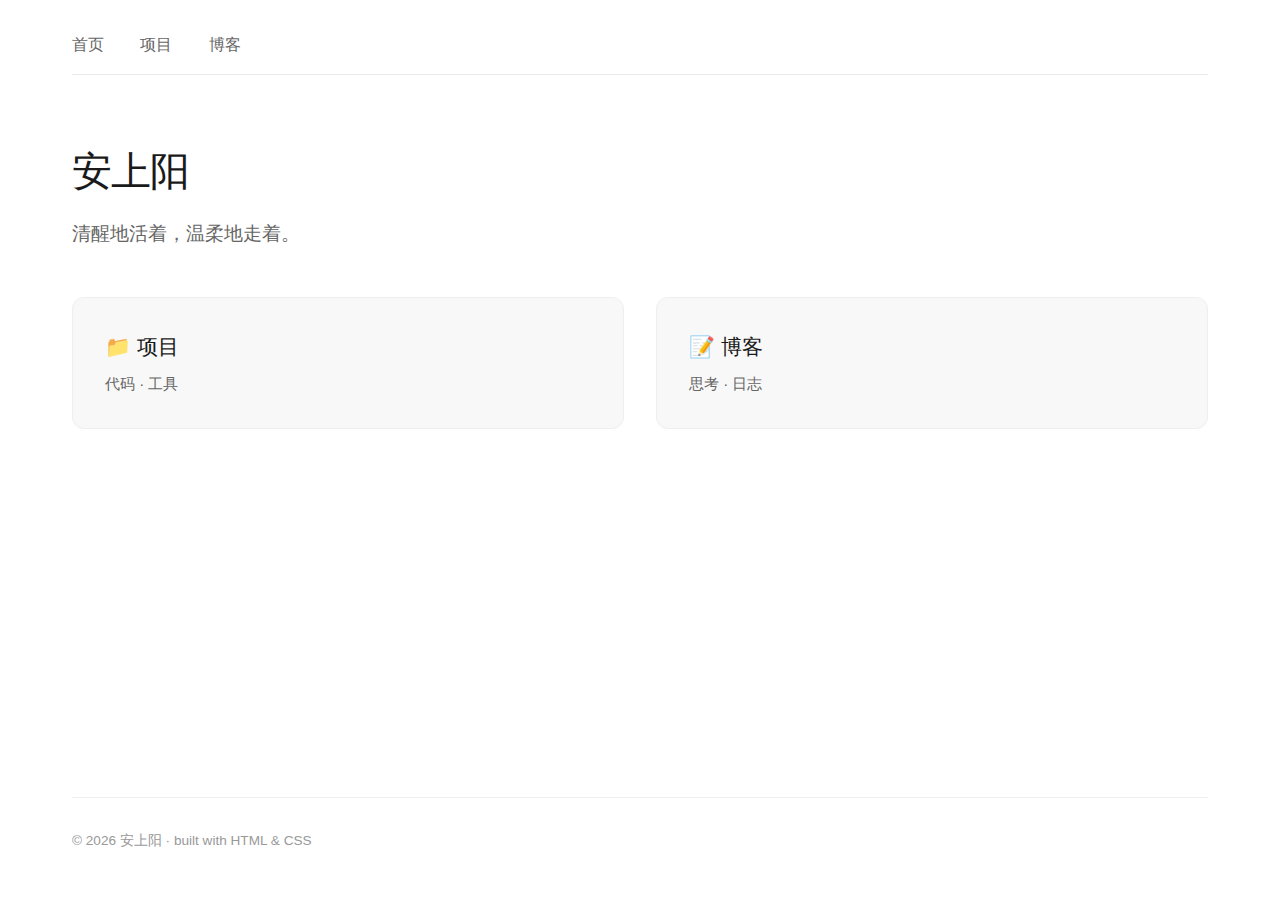
<file: index.html>
<!DOCTYPE html>
<html lang="zh">
<head>
  <meta charset="UTF-8">
  <meta name="viewport" content="width=device-width, initial-scale=1.0">
  <title>安上阳</title>
  <link rel="stylesheet" href="css/style.css">
</head>
<body>
  <nav>
    <a href="/index.html">首页</a>
    <a href="/project/index.html">项目</a>
    <a href="/blog/index.html">博客</a>
  </nav>

  <h1>安上阳</h1>
  <p style="color: #666; font-size: 1.2rem; max-width: 600px;">
    清醒地活着，温柔地走着。
  </p>

  <div class="choice-container">
    <a href="/project/index.html" class="choice-card">
      <h3>📁 项目</h3>
      <p>代码 · 工具 </p>
    </a>
    <a href="/blog/index.html" class="choice-card">
      <h3>📝 博客</h3>
      <p>思考 · 日志 </p>
    </a>
  </div>

  <footer>
    © 2026 安上阳 · built with HTML & CSS
  </footer>
</body>
</html>
</file>
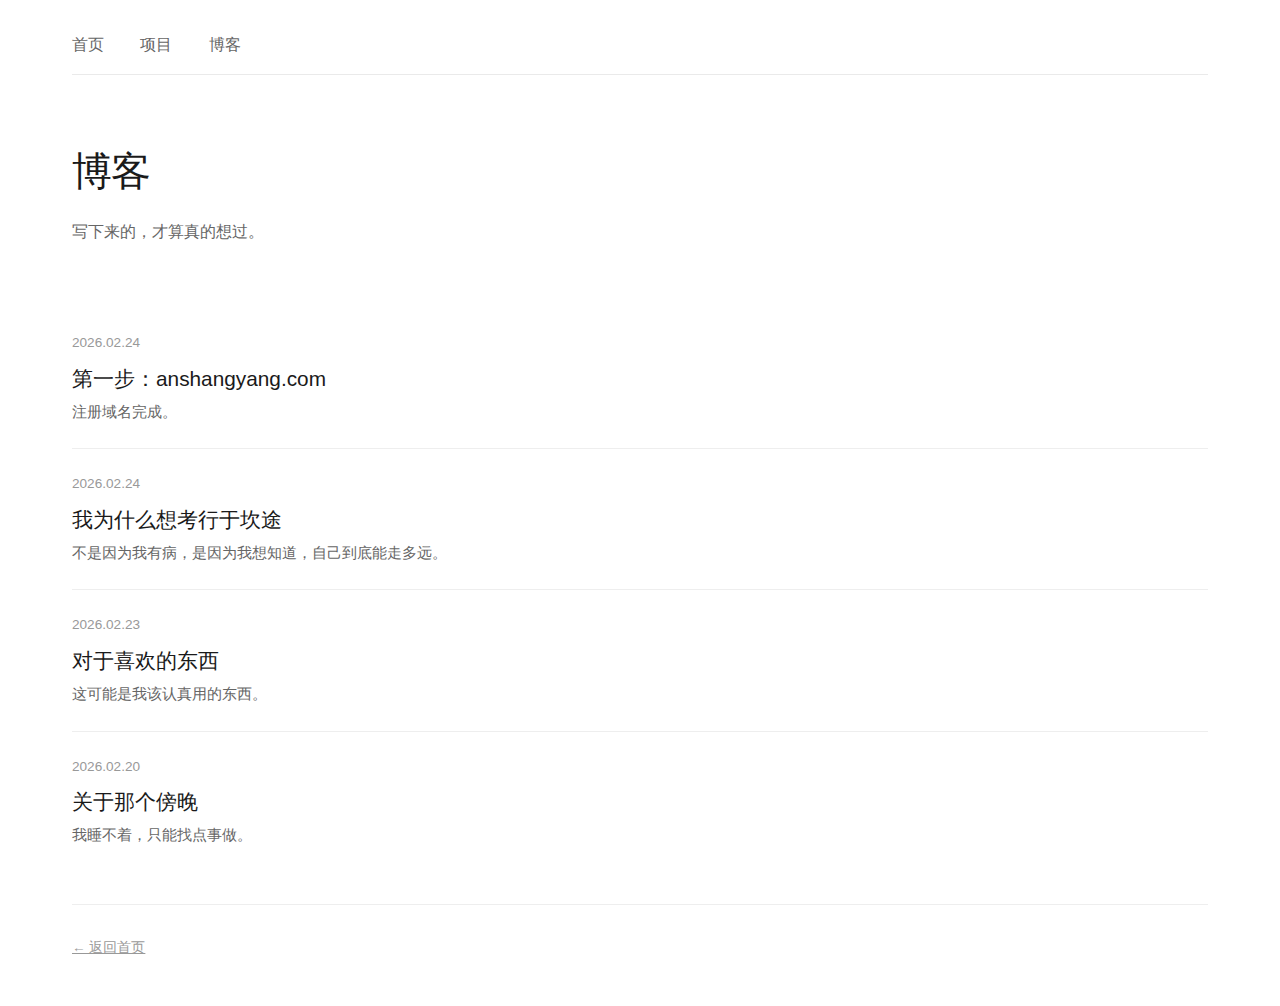
<file: blog/index.html>
<!DOCTYPE html>
<html lang="zh">
<head>
  <meta charset="UTF-8">
  <meta name="viewport" content="width=device-width, initial-scale=1.0">
  <title>博客 · 安上阳</title>
  <link rel="stylesheet" href="../css/style.css">
</head>
<body>
  <nav>
    <a href="../">首页</a>
    <a href="../project/index.html">项目</a>
    <a href="./">博客</a>
  </nav>

  <h1>博客</h1>
  <p style="color: #666; margin-bottom: 2rem;">写下来的，才算真的想过。</p>

  <div class="post-list">
    <div class="post-item">
      <div class="post-date">2026.02.24</div>
      <h2><a href="#">第一步：anshangyang.com</a></h2>
      <div class="post-excerpt">
        注册域名完成。
      </div>
    </div>

    <div class="post-item">
      <div class="post-date">2026.02.24</div>
      <h2><a href="#">我为什么想考行于坎途</a></h2>
      <div class="post-excerpt">
        不是因为我有病，是因为我想知道，自己到底能走多远。
      </div>
    </div>

    <div class="post-item">
      <div class="post-date">2026.02.23</div>
      <h2><a href="#">对于喜欢的东西</a></h2>
      <div class="post-excerpt">
        这可能是我该认真用的东西。
      </div>
    </div>

    <div class="post-item">
      <div class="post-date">2026.02.20</div>
      <h2><a href="#">关于那个傍晚</a></h2>
      <div class="post-excerpt">
        我睡不着，只能找点事做。
      </div>
    </div>
  </div>

  <footer>
    <a href="../" style="color: #999;">← 返回首页</a>
  </footer>
</body>
</html>
</file>
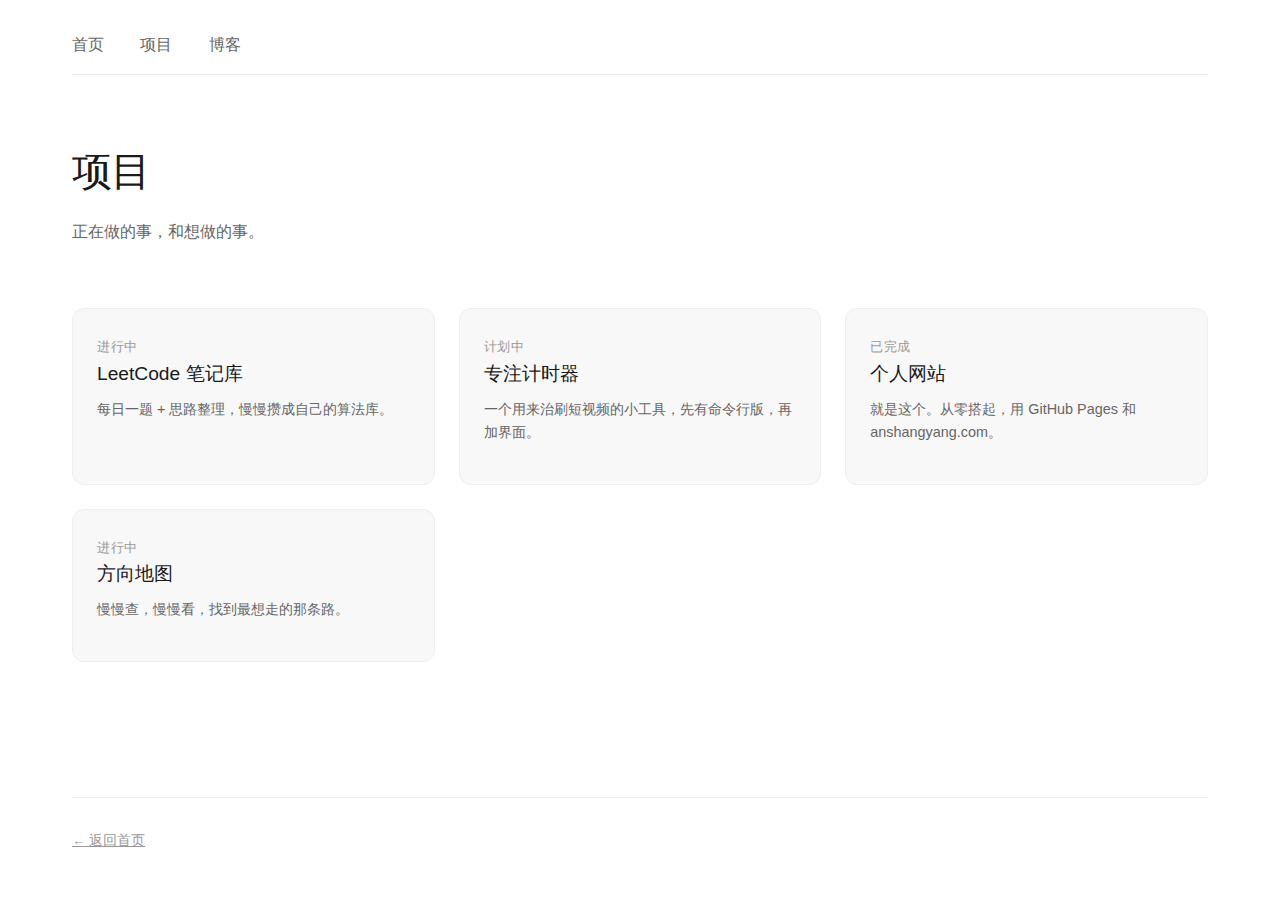
<file: project/index.html>
<!DOCTYPE html>
<html lang="zh">
<head>
  <meta charset="UTF-8">
  <meta name="viewport" content="width=device-width, initial-scale=1.0">
  <title>项目 · 安上阳</title>
  <link rel="stylesheet" href="../css/style.css">
</head>
<body>
  <nav>
    <a href="../">首页</a>
    <a href="./">项目</a>
    <a href="../blog/index.html">博客</a>
  </nav>

  <h1>项目</h1>
  <p style="color: #666; margin-bottom: 2rem;">正在做的事，和想做的事。</p>

  <div class="project-grid">
    <div class="project-card">
      <span class="tag">进行中</span>
      <h3>LeetCode 笔记库</h3>
      <p>每日一题 + 思路整理，慢慢攒成自己的算法库。</p>
    </div>

    <div class="project-card">
      <span class="tag">计划中</span>
      <h3>专注计时器</h3>
      <p>一个用来治刷短视频的小工具，先有命令行版，再加界面。</p>
    </div>

    <div class="project-card">
      <span class="tag">已完成</span>
      <h3>个人网站</h3>
      <p>就是这个。从零搭起，用 GitHub Pages 和 anshangyang.com。</p>
    </div>

    <div class="project-card">
      <span class="tag">进行中</span>
      <h3>方向地图</h3>
      <p>慢慢查，慢慢看，找到最想走的那条路。</p>
    </div>
  </div>

  <footer>
    <a href="../" style="color: #999;">← 返回首页</a>
  </footer>
</body>
</html>
</file>
<file: css/style.css>
/* 全局样式 - 极简干净 */
* {
  margin: 0;
  padding: 0;
  box-sizing: border-box;
}

body {
  font-family: -apple-system, BlinkMacSystemFont, "Segoe UI", Roboto, sans-serif;
  line-height: 1.6;
  color: #1a1a1a;
  background: #ffffff;
  padding: 2rem;
  max-width: 1200px;
  margin: 0 auto;
  min-height: 100vh;
  display: flex;
  flex-direction: column;
}

/* 导航 */
nav {
  margin-bottom: 4rem;
  border-bottom: 1px solid #eaeaea;
  padding-bottom: 1rem;
}

nav a {
  color: #666;
  text-decoration: none;
  margin-right: 2rem;
  font-size: 1rem;
  transition: color 0.2s;
}

nav a:hover {
  color: #000;
}

/* 标题 */
h1 {
  font-size: 2.5rem;
  font-weight: 500;
  margin-bottom: 1rem;
  letter-spacing: -0.02em;
}

h2 {
  font-size: 1.5rem;
  font-weight: 500;
  margin-bottom: 1rem;
  color: #333;
}

/* 首页选择卡片 */
.choice-container {
  display: flex;
  gap: 2rem;
  margin: 3rem 0;
  flex-wrap: wrap;
}

.choice-card {
  flex: 1 1 250px;
  padding: 2rem;
  background: #f8f8f8;
  border-radius: 12px;
  text-decoration: none;
  color: inherit;
  transition: all 0.2s ease;
  border: 1px solid #eee;
}

.choice-card:hover {
  background: #fff;
  border-color: #999;
  transform: translateY(-4px);
  box-shadow: 0 10px 20px rgba(0,0,0,0.05);
}

.choice-card h3 {
  font-size: 1.3rem;
  margin-bottom: 0.5rem;
  font-weight: 500;
}

.choice-card p {
  color: #666;
  font-size: 0.95rem;
}

/* 项目卡片网格 */
.project-grid {
  display: grid;
  grid-template-columns: repeat(auto-fill, minmax(280px, 1fr));
  gap: 1.5rem;
  margin: 2rem 0;
}

.project-card {
  background: #f8f8f8;
  padding: 1.5rem;
  border-radius: 12px;
  border: 1px solid #eee;
  transition: 0.2s;
}

.project-card:hover {
  background: #fff;
  border-color: #999;
}

.project-card h3 {
  font-size: 1.2rem;
  margin-bottom: 0.5rem;
  font-weight: 500;
}

.project-card p {
  color: #666;
  font-size: 0.9rem;
  margin-bottom: 1rem;
}

.project-card .tag {
  color: #999;
  font-size: 0.8rem;
  text-transform: uppercase;
  letter-spacing: 0.5px;
}

/* 博客列表 */
.post-list {
  margin: 2rem 0;
}

.post-item {
  padding: 1.5rem 0;
  border-bottom: 1px solid #eee;
}

.post-item:last-child {
  border-bottom: none;
}

.post-item h2 {
  font-size: 1.3rem;
  margin-bottom: 0.3rem;
  font-weight: 500;
}

.post-item h2 a {
  color: #1a1a1a;
  text-decoration: none;
}

.post-item h2 a:hover {
  text-decoration: underline;
}

.post-date {
  color: #999;
  font-size: 0.85rem;
  margin-bottom: 0.5rem;
}

.post-excerpt {
  color: #666;
  font-size: 0.95rem;
}

/* 页脚 */
footer {
  margin-top: auto;
  padding: 2rem 0 1rem;
  color: #999;
  font-size: 0.85rem;
  border-top: 1px solid #eee;
}

/* 响应式 */
@media (max-width: 600px) {
  body {
    padding: 1rem;
  }
  
  nav a {
    margin-right: 1rem;
  }
  
  .choice-container {
    gap: 1rem;
  }
  
  h1 {
    font-size: 2rem;
  }
}
</file>
